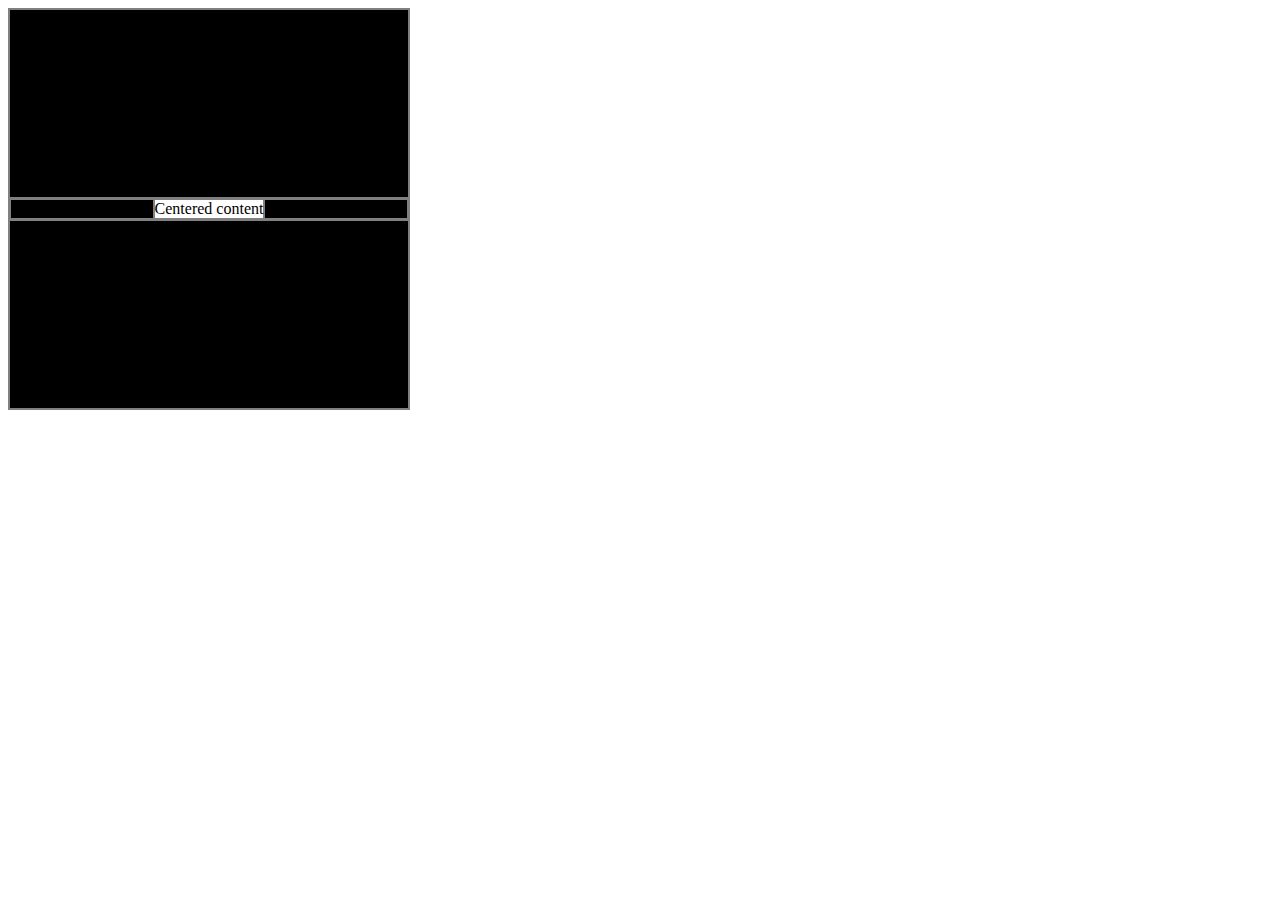
<file: week3_working_files/flexbox-examples/centering-element-inside-page/index.html>
<!DOCTYPE html>
<html lang="en">
  <head>

  <!-- For this case, the easiest thing to do is create two flexible boxes, one inside another. Each flexbox will have three elements: two of them pad the centered element, and then the centered element itself. -->
    <style>
    	.vertical-box {
		  display: flex;
		  height: 400px;
		  width: 400px;
		  flex-flow: column;
		}
		.horizontal-box {
		  display: flex;
		  flex-flow: row;
		}
		.spacer {
		  flex: auto;
		  background-color: black;
		}
		.centered-element {
		  flex: none;
		  background-color: white;
		}
		div {
			border: 1px solid gray;
		}
    </style>
  </head>
  <body>
  	<div class="vertical-box">
	  <div class="spacer"></div>
	  <div class="centered-element horizontal-box">
	    <div class="spacer"></div>
	    <div class="centered-element">Centered content</div>
	     <div class="spacer"></div>
	  </div>
	  <div class="spacer"></div>
	</div>
  </body>
</html>
</file>
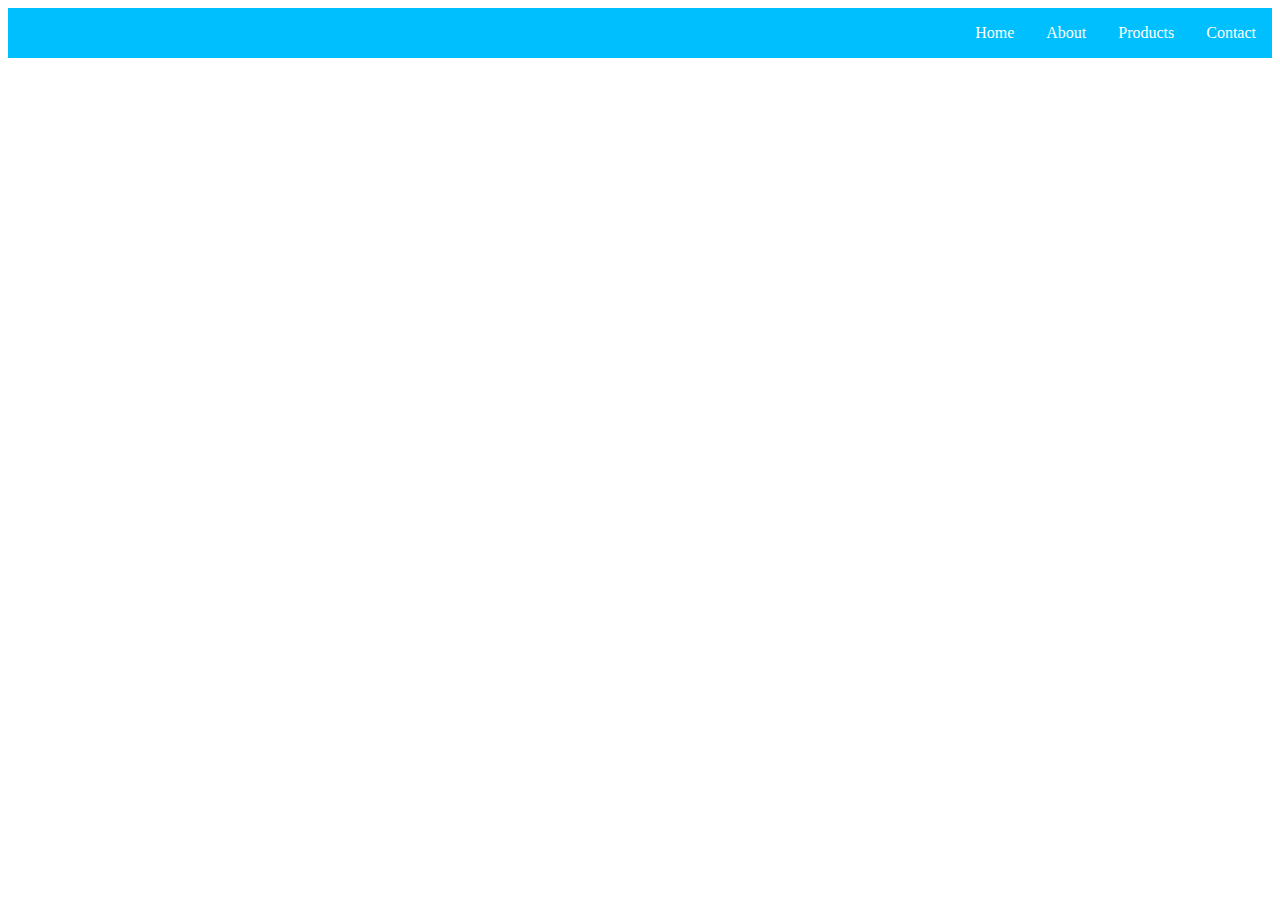
<file: week3_working_files/flexbox-examples/dynamic-top-nav/index.html>
<!DOCTYPE html>
<html lang="en">
  <head>
  <!-- a right-aligned navigation on the very top of our website, but we want it to be centered on medium-sized screens and single-columned on small devices -->
    <style>
    	.navigation {
		  list-style: none;
		  margin: 0;

		  background: deepskyblue;

		  display: -webkit-box;
		  display: -moz-box;
		  display: -ms-flexbox;
		  display: -webkit-flex;
		  display: flex;

		  -webkit-flex-flow: row wrap;
		  justify-content: flex-end;
		}

		.navigation a {
		  text-decoration: none;
		  display: block;
		  padding: 1em;
		  color: white;
		}

		.navigation a:hover {
		  background: linear-gradient(
        rgba(0, 0, 0, 0.2) 70%,
        rgba(0, 191, 255, 1)
      )
		}

		@media all and (max-width: 800px) {
		  .navigation {
		    justify-content: space-around;
		  }
		}

		@media all and (max-width: 600px) {
		  .navigation {
		    -webkit-flex-flow: column wrap;
		    flex-flow: column wrap;
		    padding: 0;
		  }

		  .navigation a {
		    text-align: center;
		    padding: 10px;
		    border-top: 1px solid rgba(255,255,255,0.3);
		    border-bottom: 1px solid rgba(0,0,0,0.1);
		  }


		  .navigation li:last-of-type a {
		    border-bottom: none;
		  }
		}
    </style>
  </head>
  <body>
  	<ul class="navigation">
	  <li><a href="#">Home</a></li>
	  <li><a href="#">About</a></li>
	  <li><a href="#">Products</a></li>
	  <li><a href="#">Contact</a></li>
	</ul>
  </body>
</html>
</file>
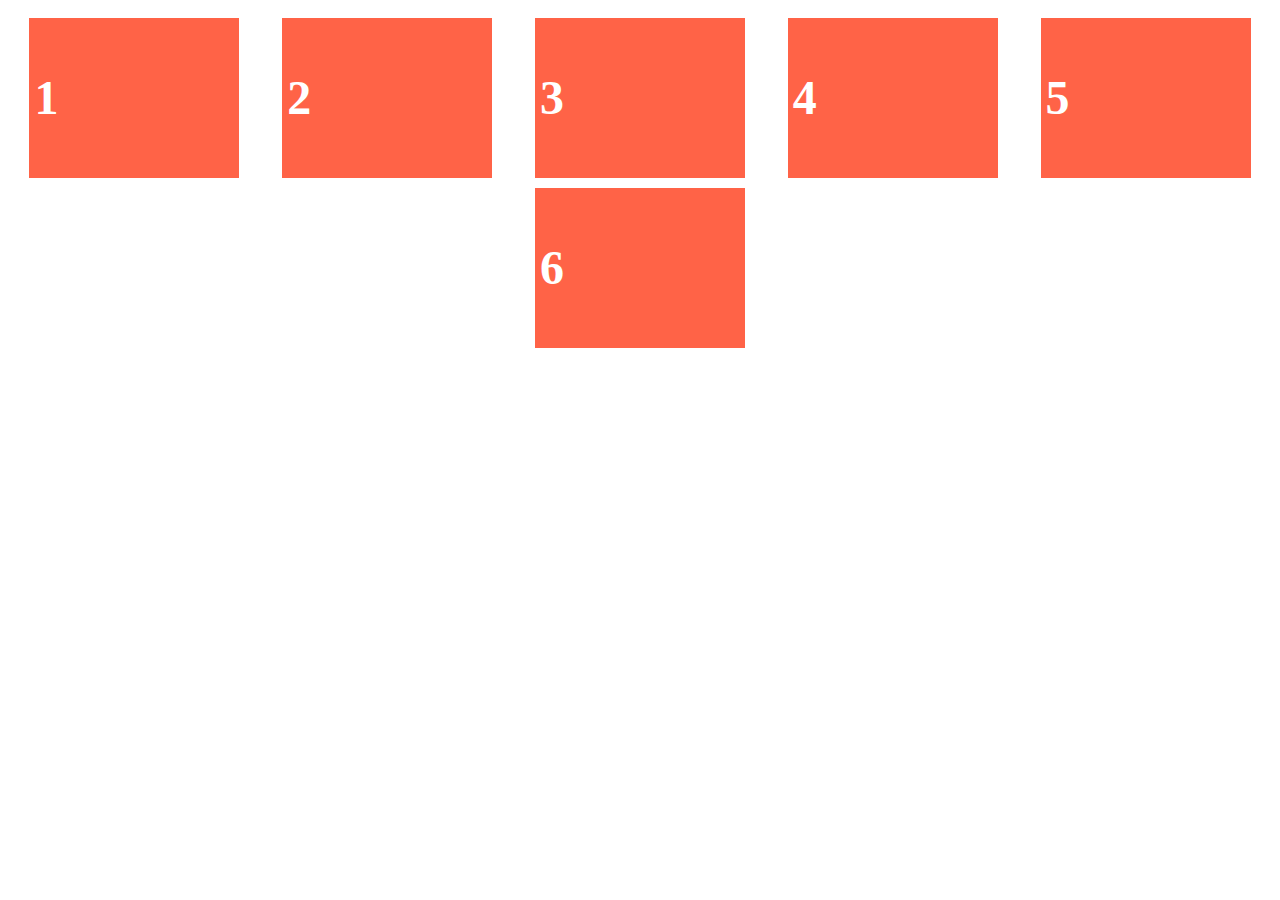
<file: week3_working_files/flexbox-examples/even-horiz-items/index.html>
<!DOCTYPE html>
<html lang="en">
  <head>
  <!-- a list of 6 items, all with a fixed dimensions in a matter of aesthetics but they could be auto-sized. We want them to be evenly and nicely distributed on the horizontal axis so that when we resize the browser, everything is fine (without media queries!) -->
    <style>

    .flex-container {
		  padding: 0;
		  margin: 0;
		  list-style: none;

		  display: -webkit-box;
		  display: -moz-box;
		  display: -ms-flexbox;
		  display: -webkit-flex;
		  display: flex;

		  -webkit-flex-flow: row wrap;
		  justify-content: space-around;
		}

		.flex-item {
		  background: tomato;
		  padding: 5px;
		  width: 200px;
		  height: 150px;
		  margin: 10px 1px 0 1px;

		  line-height: 150px;
		  color: white;
		  font-weight: bold;
		  font-size: 3em;
		  text-align: center;
		  display: inline-flex;
		}

    </style>
  </head>
  <body>
  	<ul class="flex-container">
	  <li class="flex-item">1</li>
	  <li class="flex-item">2</li>
	  <li class="flex-item">3</li>
	  <li class="flex-item">4</li>
	  <li class="flex-item">5</li>
	  <li class="flex-item">6</li>
	</ul>
  </body>
</html>
</file>
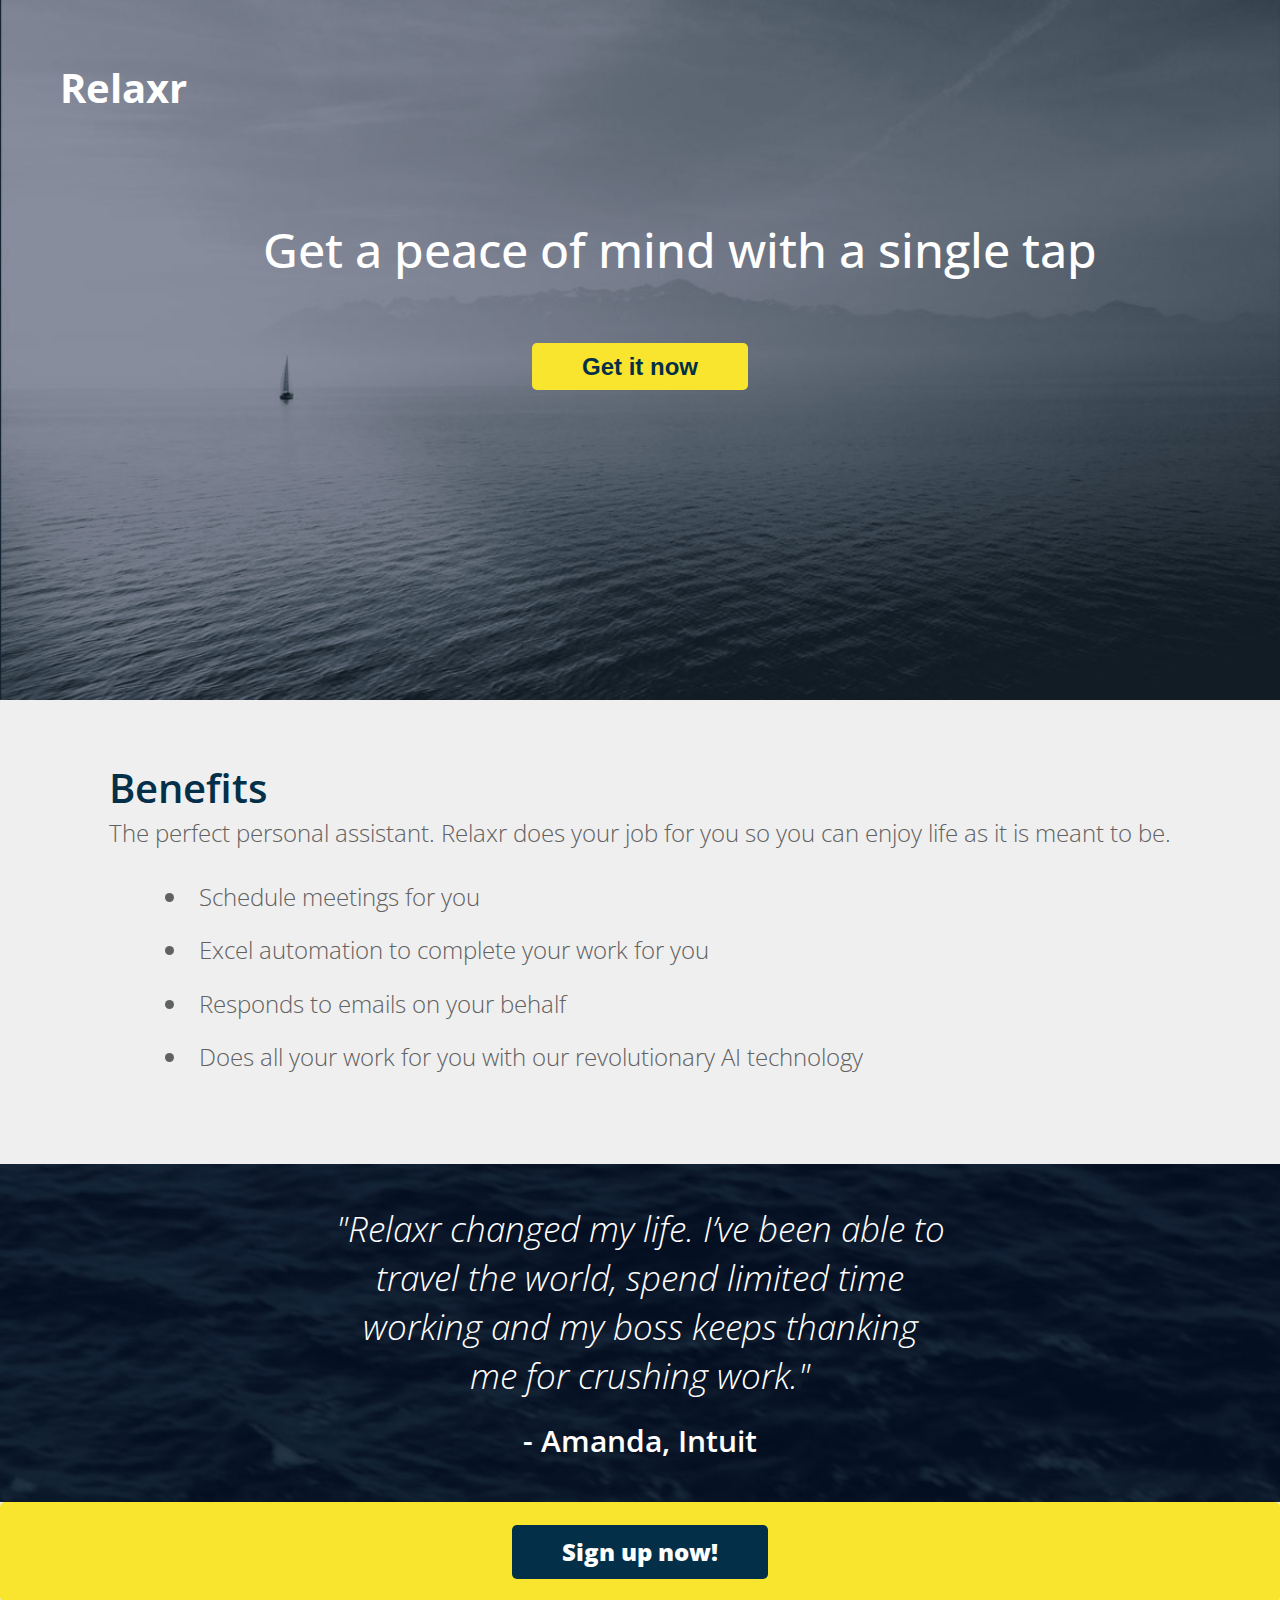
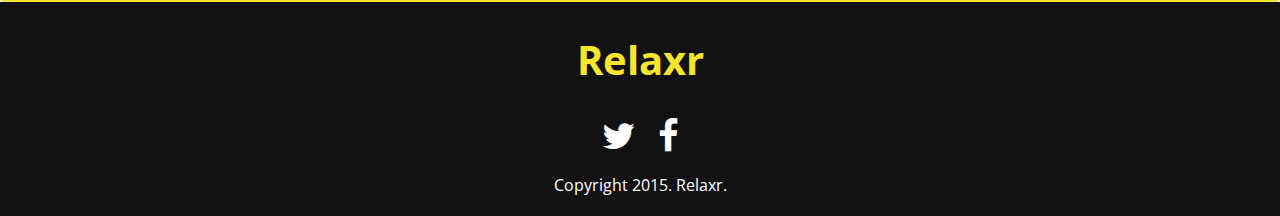
<file: week3_working_files/assignment/1.Relaxr/starter_code/index.html>
<!DOCTYPE html>
<html lang="en">

<head>
	<meta charset="utf-8">
	<meta name="description" content="Your description goes here">
	<meta name="keywords" content="one, two, three">

	<title>Relaxr - The Perfect Personal Assistant</title>

	<!-- external CSS link -->
	<link rel="stylesheet" href="css/reset.css">
	<link rel="stylesheet" href="css/style1.css">
	<link href='https://fonts.googleapis.com/css?family=Open+Sans:300,300italic,600,800' rel='stylesheet' type='text/css'>
	<link rel="stylesheet" href="http://cdnjs.cloudflare.com/ajax/libs/font-awesome/4.4.0/css/font-awesome.min.css">

</head>

<body>
	<div id="container">

		<section id="hero">
			<div id="logo">
				<h1>Relaxr</h1>
			</div>
			<article>

				<header> Get a peace of mind with a single tap</header>
				<button><a class="cta" href="http://www.google.com">Get it now</a></button>
			</article>
		</section>

		<section class="benefits">
			<article class="benefitstext">
				<h2>Benefits</h2>
				<p>
					The perfect personal assistant. Relaxr does your job for you so you can enjoy life as it is meant to be.
				<ul>
						<li>Schedule meetings for you</li>
						<li>Excel automation to complete your work for you</li>
						<li>Responds to emails on your behalf</li>
						<li>Does all your work for you with our revolutionary AI technology</li>
					</ul>
				</p>
			</article>
		</section>

		<section id="testimonial">
			<article>
				<blockquote>"Relaxr changed my life. I’ve been able to travel the world, spend limited time working and my boss keeps thanking me for crushing work."</blockquote>
				<h3>- Amanda, Intuit</h3>
			</article>
		</section>
</body>
<!-- #container -->
<div class="cta2">
	<a href="http://www.google.com">Sign up now!</a></div>

<footer>
	<div class="footerlogo">Relaxr</div>
	<div class="socialmedia">
		<ul>
			<a href="http://www.twitter.com/"><i class="fa fa-twitter fa-3x"></i></a>
			<a href="http://www.facebook.com/"><i class="fa fa-facebook fa-3x"></i></a>
		</ul>
	</div>
	<div class="footertext">Copyright 2015. Relaxr.
	</div>
</footer>
</footer></div>

</html>
</file>
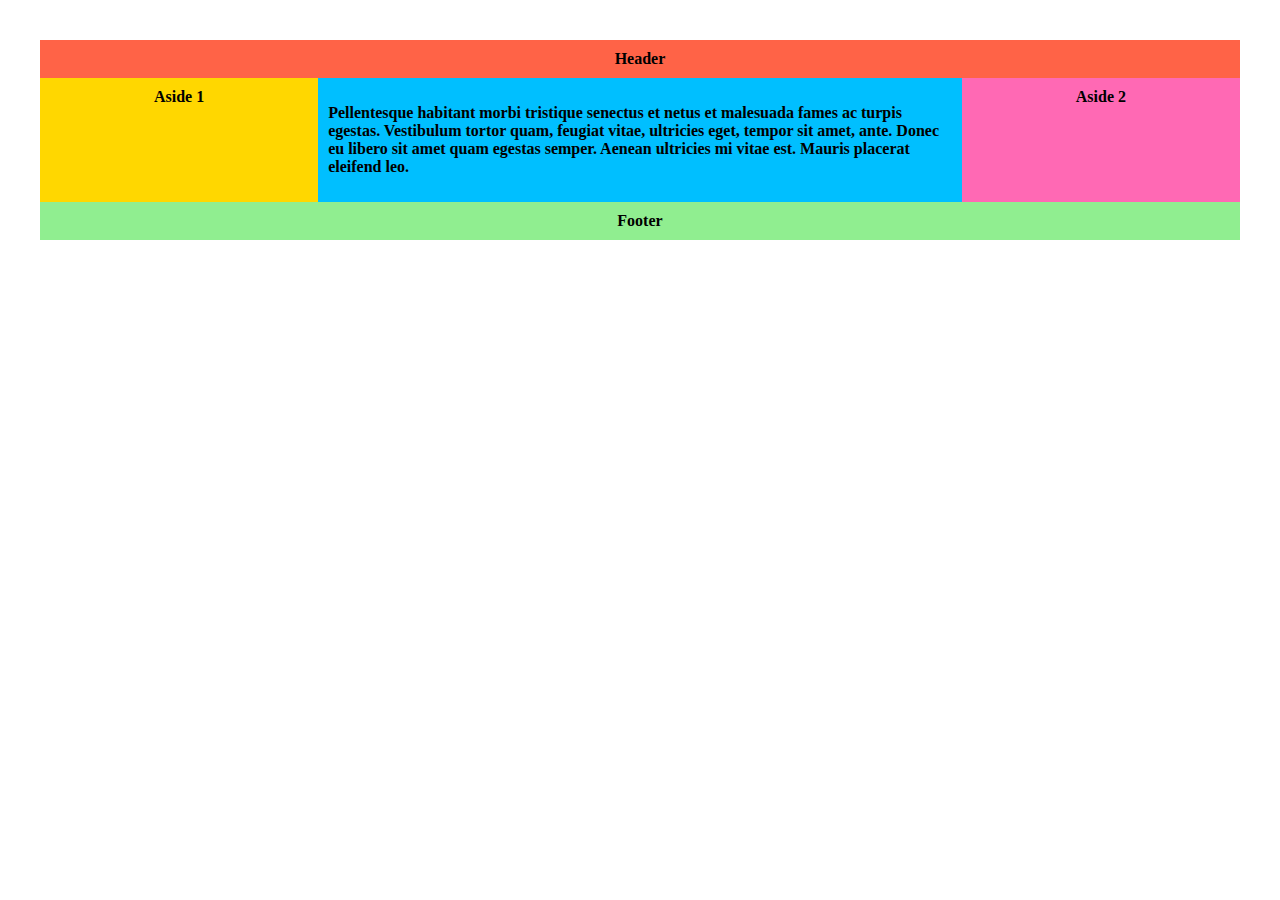
<file: week3_working_files/flexbox-examples/advanced/flexible-column-layout-with-rows/index.html>
<!DOCTYPE html>
<html lang="en">
  <head>
  <!-- a mobile-first 3-columns layout with full-width header and footer. And independent from source order utilzing the different value applications of flex-basis-->
    <style>
    	.wrapper {
		  display: -webkit-box;
		  display: -moz-box;
		  display: -ms-flexbox;
		  display: -webkit-flex;
		  display: flex;

		  -webkit-flex-flow: row wrap;
		  flex-flow: row wrap;

		  font-weight: bold;
		  text-align: center;
		}

		/*
			flex-basis is 100% which forces each item to
			be 100% of the length of a line so the elements stack
			vertically even though the flex-flow is row.
			nb flex-grow is 1 so they are evenly flexible
		*/
		.wrapper > * {
		  padding: 10px;
		  flex: 1 100%;
		}

		.header {
		  background: tomato;
		}

		.footer {
		  background: lightgreen;
		}

		.main {
		  text-align: left;
		  background: deepskyblue;
		}

		.aside-1 {
		  background: gold;
		}

		.aside-2 {
		  background: hotpink;
		}

		/*
			this makes the asides always have flex-grow: 1; for all layouts >= 600px
			with flex-basis: auto; meaning that
			the remaining space will always be distributed to
			other elements with a greater flex-grow (e.g. 100%).
		*/
		@media all and (min-width: 600px) {
		  .aside { flex: 1 auto; }
		}

		/*
			this resets the order of the items for all layouts >= 800px
			with the order of one of the asides moving before the main.
			the main is then taking a flex-grow of 3, with a flex-basis: 0px;
			so that the space distribution always happens between itself and the
			auto-basis-spacing of the asides either side of it.
			the header and footer consistently stay at 100% length on seperate lines.
		*/
		@media all and (min-width: 800px) {
		  .main    { flex: 3 0px; }
		  .aside-1 { order: 1; }
		  .main    { order: 2; }
		  .aside-2 { order: 3; }
		  .footer  { order: 4; }
		}

		body {
		  padding: 2em;
		}

    </style>
  </head>
  <body>
  <div class="wrapper">
	  <header class="header">Header</header>
	  <article class="main">
	    <p>Pellentesque habitant morbi tristique senectus et netus et malesuada fames ac turpis egestas. Vestibulum tortor quam, feugiat vitae, ultricies eget, tempor sit amet, ante. Donec eu libero sit amet quam egestas semper. Aenean ultricies mi vitae est. Mauris placerat eleifend leo.</p>
	  </article>
	  <aside class="aside aside-1">Aside 1</aside>
	  <aside class="aside aside-2">Aside 2</aside>
	  <footer class="footer">Footer</footer>
	</div>
  </body>
</html>
</file>
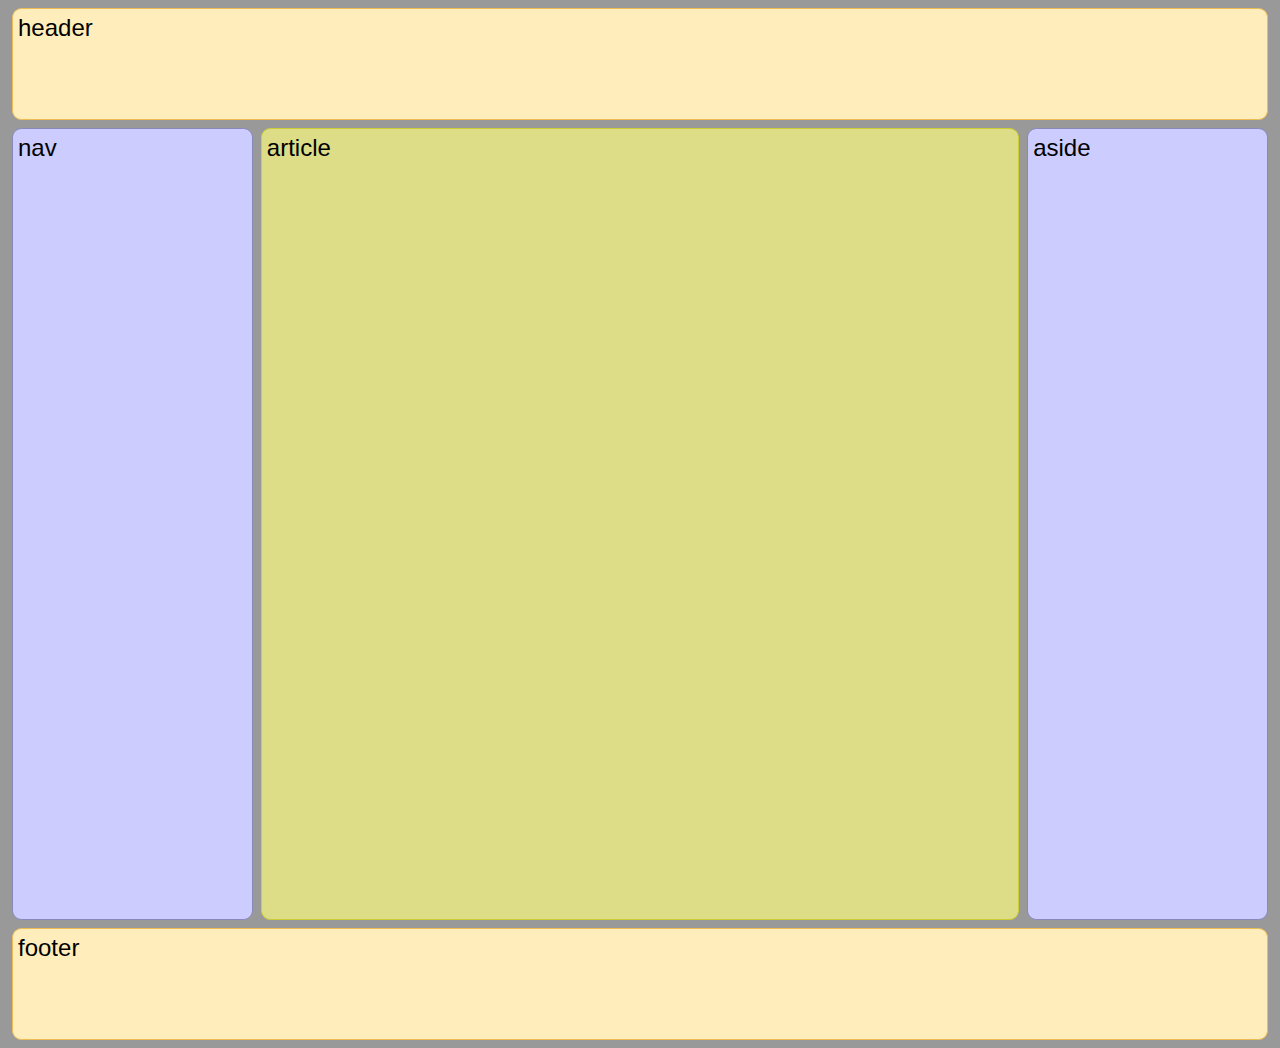
<file: week3_working_files/flexbox-examples/advanced/holy-grail-layout/index.html>
<!DOCTYPE html>
<html lang="en">
  <head>
    <style>

  body {
   font: 24px Helvetica;
   background: #999999;
  }

  #main {
   min-height: 800px;
   margin: 0px;
   padding: 0px;
   display: -webkit-flex;
   display:         flex;
   -webkit-flex-flow: row;
           flex-flow: row;
   }
 
  #main > article {
   margin: 4px;
   padding: 5px;
   border: 1px solid #cccc33;
   border-radius: 7pt;
   background: #dddd88;
   -webkit-flex: 3 1 60%;
           flex: 3 1 60%;
   -webkit-order: 2;
           order: 2;
   }
  
  #main > nav {
   margin: 4px;
   padding: 5px;
   border: 1px solid #8888bb;
   border-radius: 7pt;
   background: #ccccff;
   -webkit-flex: 1 6 20%;
           flex: 1 6 20%;
   -webkit-order: 1;
           order: 1;
   }
  
  #main > aside {
   margin: 4px;
   padding: 5px;
   border: 1px solid #8888bb;
   border-radius: 7pt;
   background: #ccccff;
   -webkit-flex: 1 6 20%;
           flex: 1 6 20%;
   -webkit-order: 3;
           order: 3;
   }
 
  header, footer {
   display: block;
   margin: 4px;
   padding: 5px;
   min-height: 100px;
   border: 1px solid #eebb55;
   border-radius: 7pt;
   background: #ffeebb;
   }
 
  /* Too narrow to support three columns */
  @media all and (max-width: 640px) {
  
   #main, #page {
    -webkit-flex-flow: column;
            flex-direction: column;
   }

   #main > article, #main > nav, #main > aside {
    /* Return them to document order */
    -webkit-order: 0;
            order: 0;
   }
  
   #main > nav, #main > aside, header, footer {
    min-height: 50px;
    max-height: 50px;
   }
  }

 </style>
  </head>
  <body>
 <header>header</header>
 <div id='main'>
    <article>article</article>
    <nav>nav</nav>
    <aside>aside</aside>
 </div>
 <footer>footer</footer>
  </body>
</html>
</file>
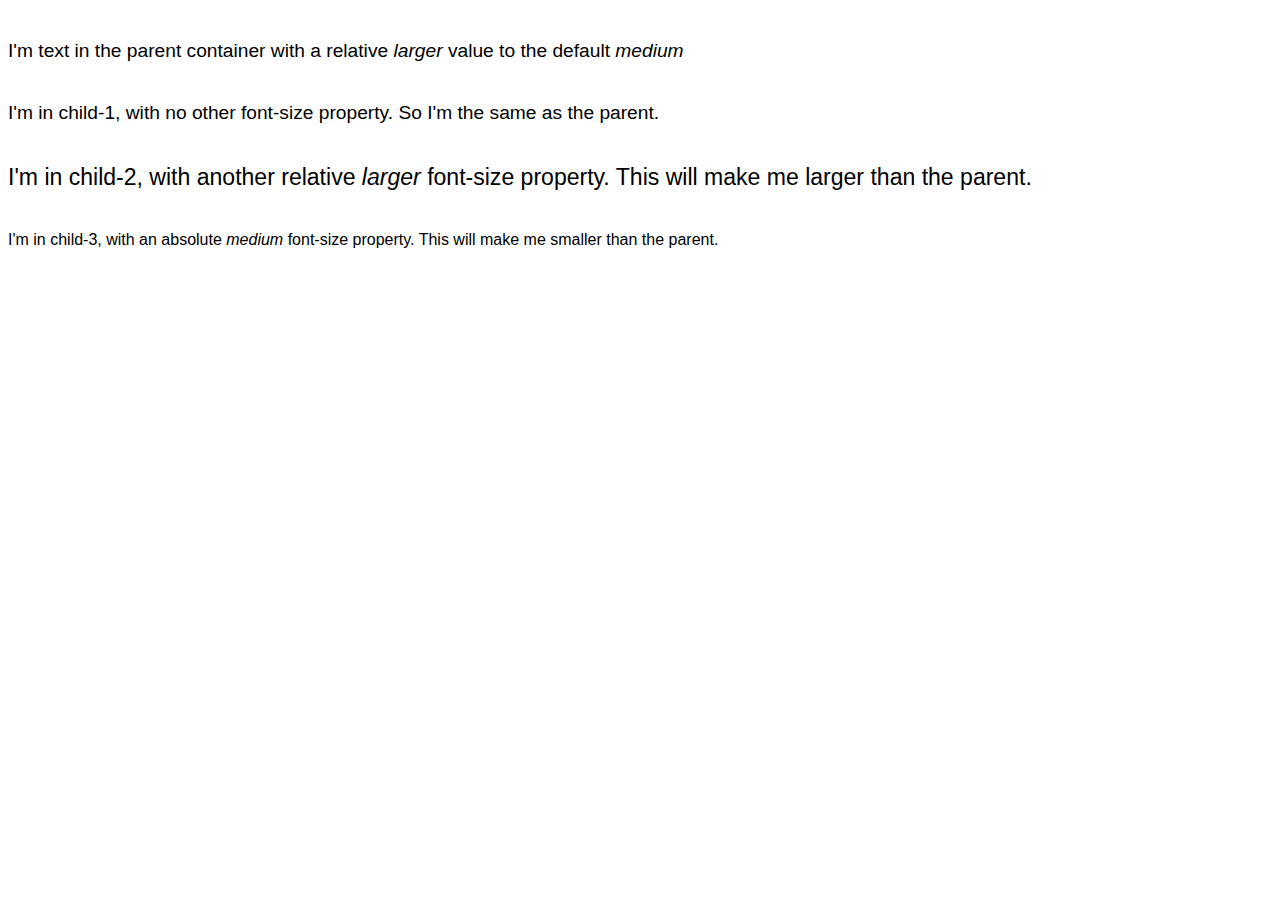
<file: week3_working_files/font-keywords/page.html>
<!DOCTYPE html>
<html>

<head>
  <title>Font sizes</title>
  <link rel="stylesheet" type="text/css" href="page.css">
</head>

<body>

  <div class="parent">
    I'm text in the parent container with a relative <em>larger</em> value to the default <em>medium</em>

    <div class="child-1">
      I'm in child-1, with no other font-size property. So I'm the same as the parent.
    </div>

    <div class="child-2">
      I'm in child-2, with another relative <em>larger</em> font-size property. This will make me larger than the parent.
    </div>

    <div class="child-3">
      I'm in child-3, with an absolute <em>medium</em> font-size property. This will make me smaller than the parent.
    </div>

  </div>

</body>

</html>
</file>
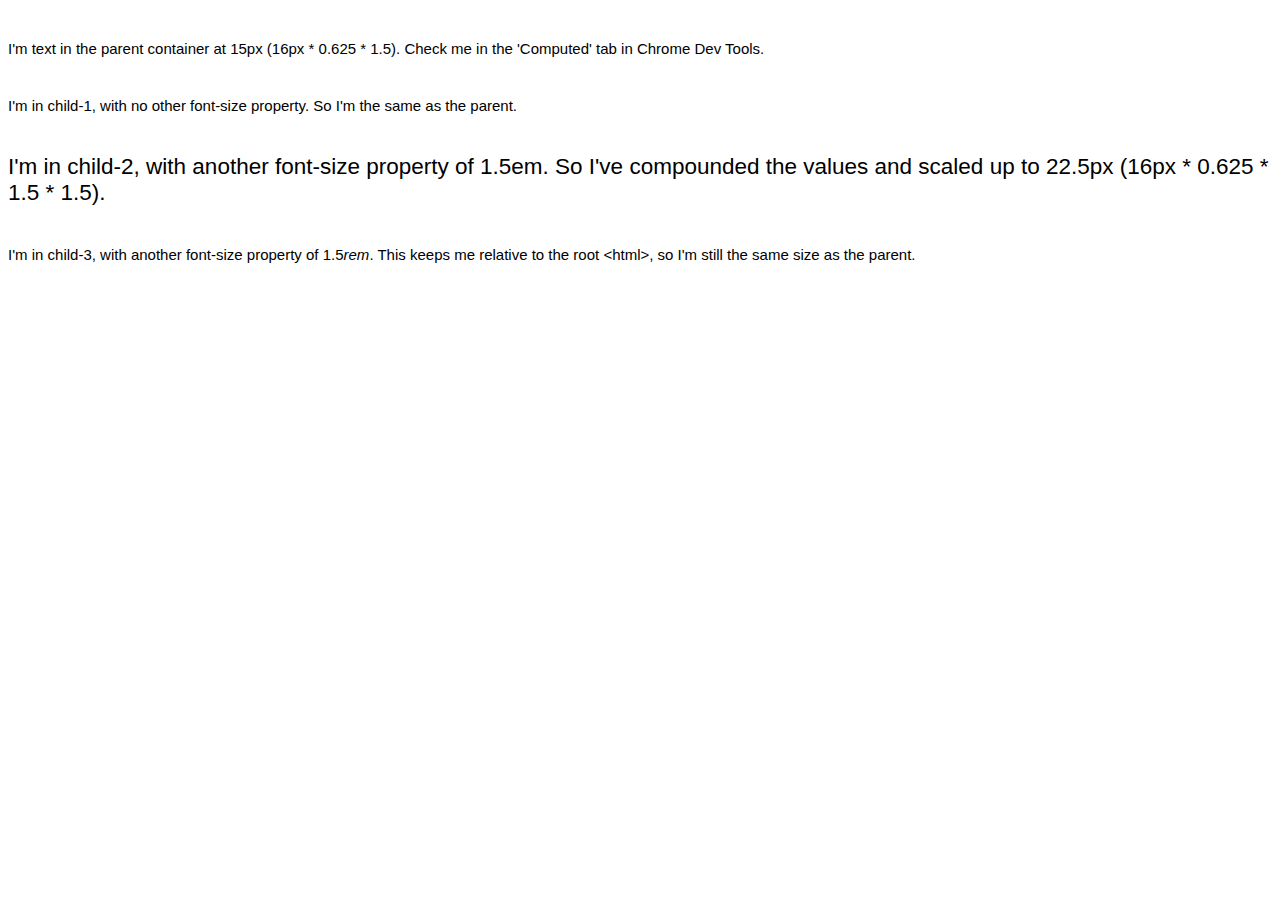
<file: week3_working_files/font-sizes/page.html>
<!DOCTYPE html>
<html>

<head>
  <title>Font sizes</title>
  <link rel="stylesheet" type="text/css" href="page.css">
</head>

<body>

  <div class="parent">
    I'm text in the parent container at 15px (16px * 0.625 * 1.5). Check me in the 'Computed' tab in Chrome Dev Tools.

    <div class="child-1">
      I'm in child-1, with no other font-size property. So I'm the same as the parent.
    </div>

    <div class="child-2">
      I'm in child-2, with another font-size property of 1.5em. So I've compounded the values and scaled up to 22.5px (16px * 0.625 * 1.5 * 1.5).
    </div>

    <div class="child-3">
      I'm in child-3, with another font-size property of 1.5<em>rem</em>. This keeps me relative to the root &lt;html&gt;, so I'm still the same size as the parent.
    </div>

  </div>

</body>

</html>
</file>
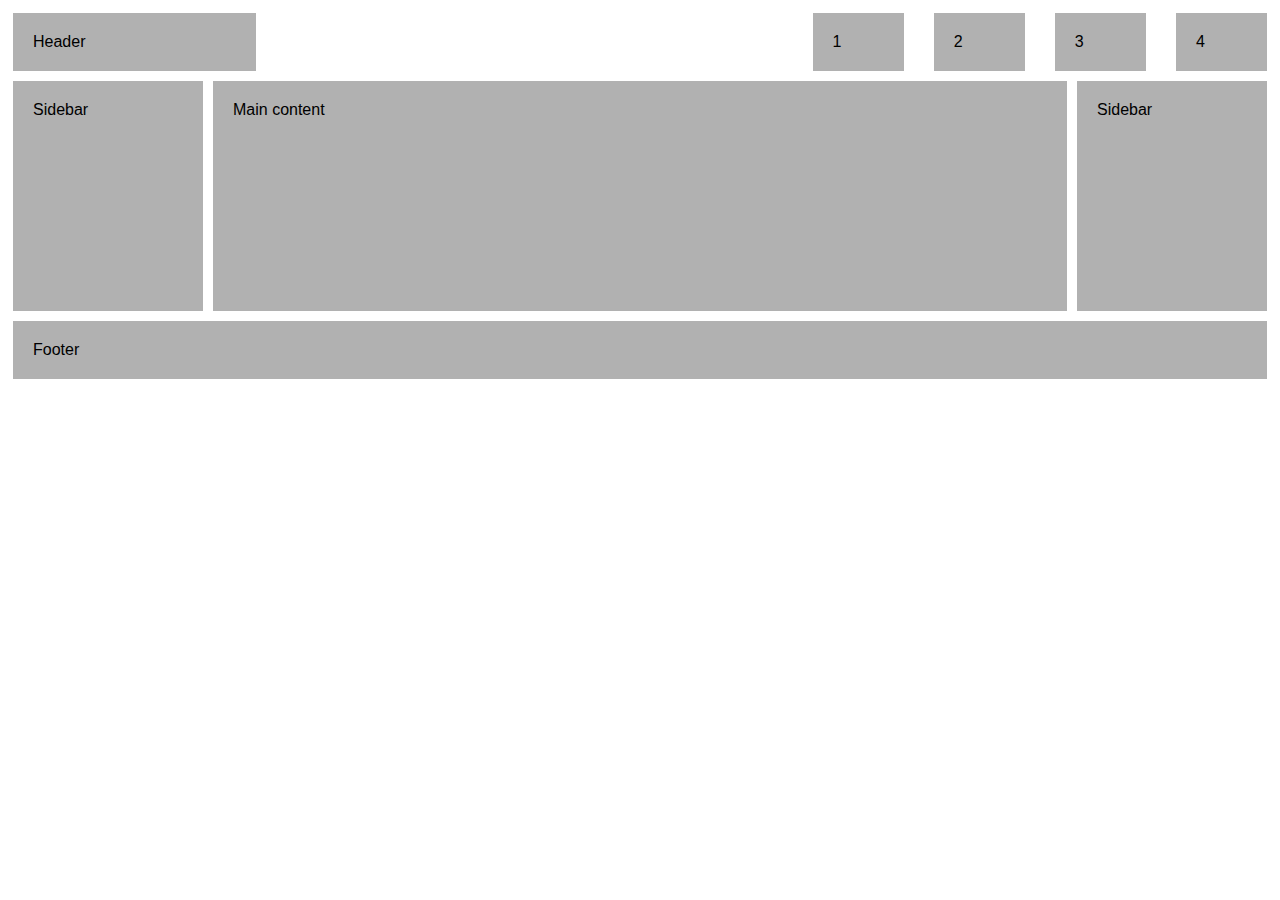
<file: week3_working_files/layout_challenge/5.magazine/page.html>
<!DOCTYPE html>
<html>

<head>
  <title>Flexbox or inline columns layout</title>
  <link rel="stylesheet" type="text/css" href="page.css">
  <script src="modernizr-custom.js" type="text/javascript"></script>
</head>

<body>
  <header>
    <div class="placeholder">Header</div>
<nav><a>1</a>
<a>2</a>
<a>3</a>
<a>4</a>
</nav>
  </header>

  <main>

    <section class="sidebar placeholder">Sidebar</section>
    <section class="content placeholder">Main content</section>
    <section class="sidebar placeholder">Sidebar</section>
  </main>

  <footer>
  Footer
  </footer>
</body>

</html>
</file>
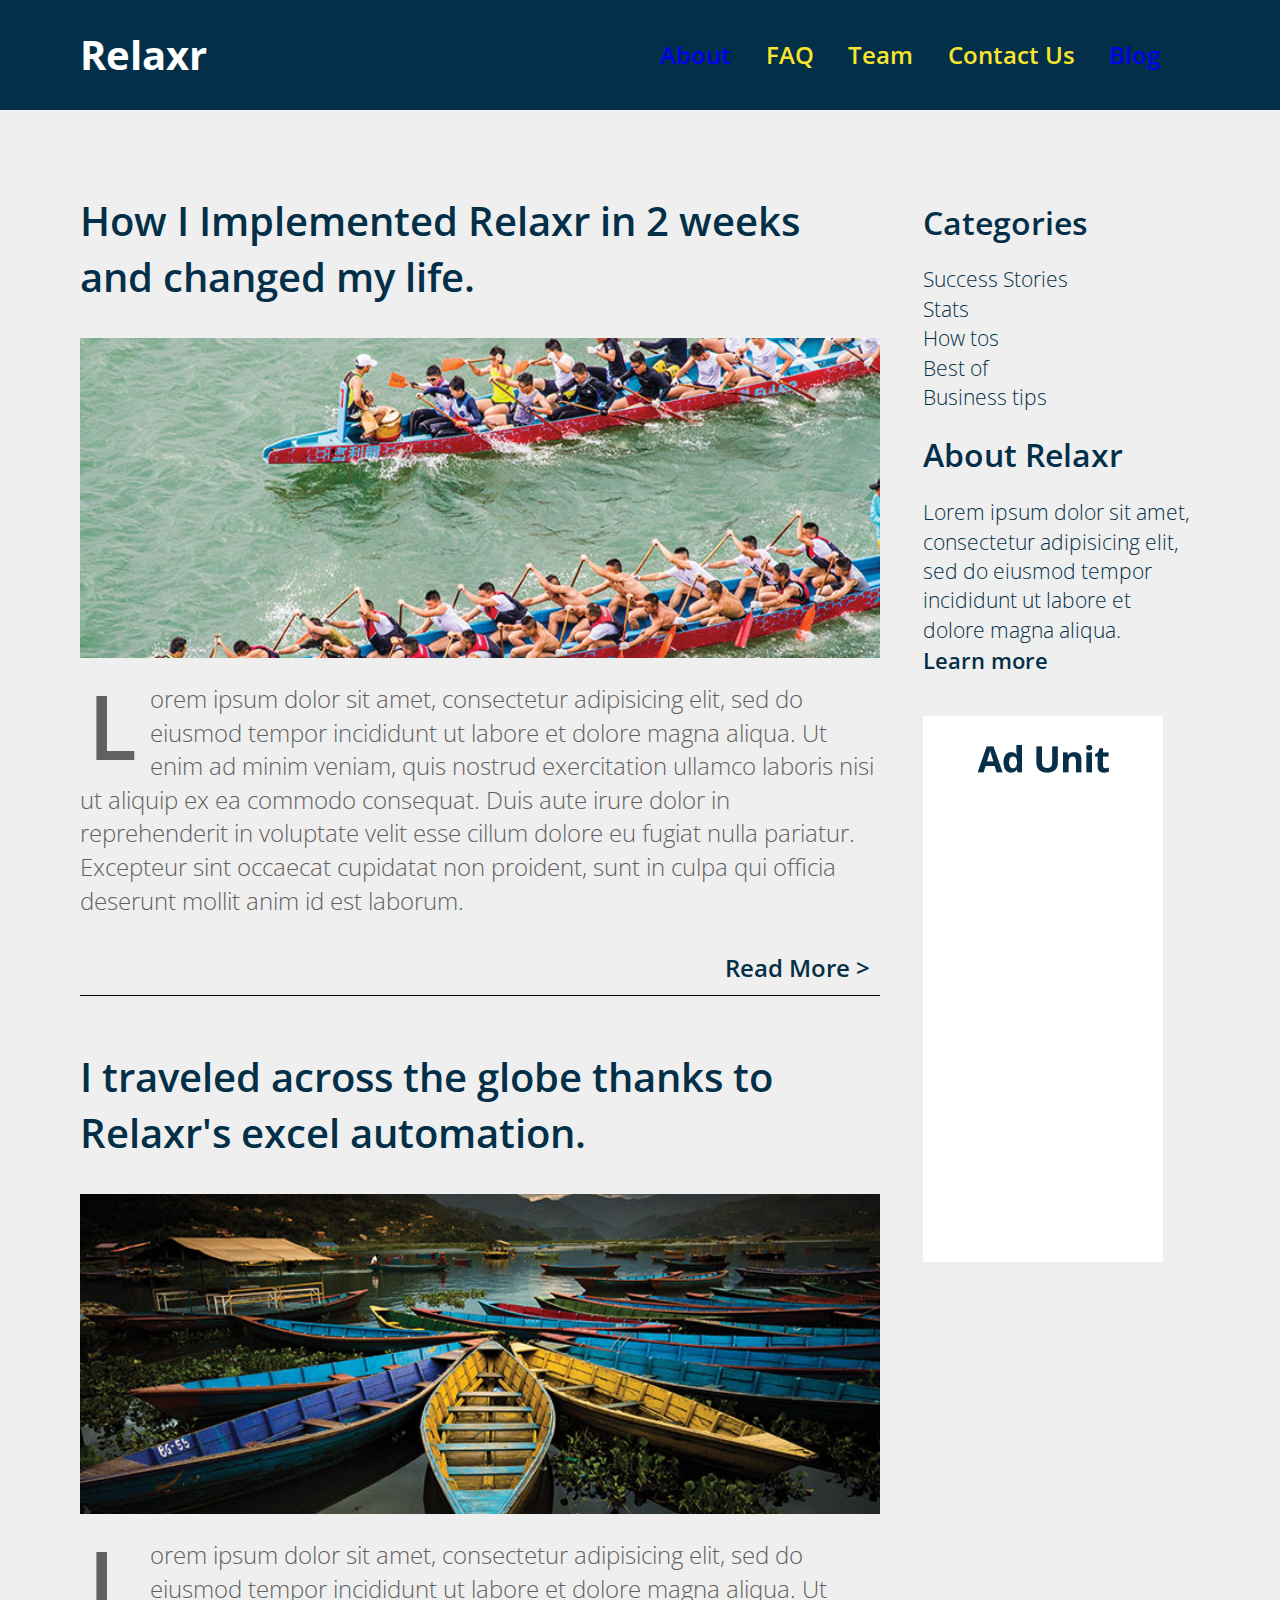
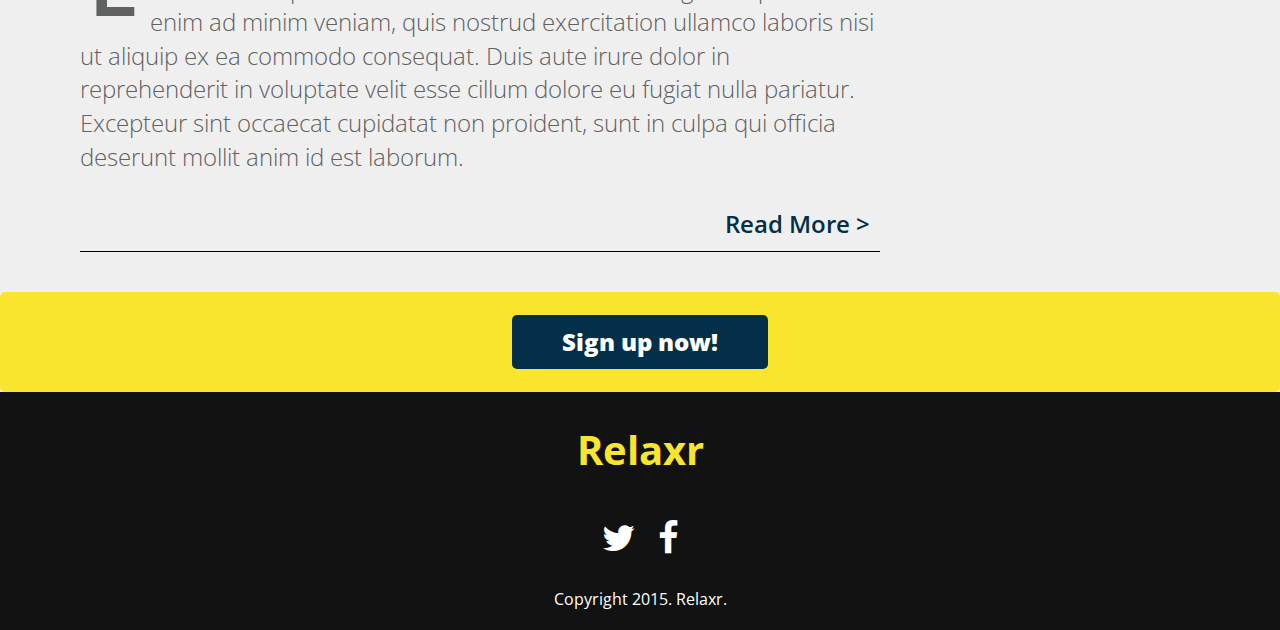
<file: week3_working_files/assignment/1.Relaxr/starter_code/blog.html>
<!DOCTYPE html>
<html lang="en">

<head>
	<meta charset="utf-8">
	<meta name="description" content="Your description goes here">
	<meta name="keywords" content="one, two, three">

	<title>Relaxr - Blog</title>

	<!-- external CSS link -->
	<link rel="stylesheet" href="css/reset.css">
	<link rel="stylesheet" href="css/normalize.css">
	<link rel="stylesheet" href="css/style1.css">
	<link href='https://fonts.googleapis.com/css?family=Open+Sans:300,300italic,600,800' rel='stylesheet' type='text/css'>
	<link rel="stylesheet" href="http://cdnjs.cloudflare.com/ajax/libs/font-awesome/4.4.0/css/font-awesome.min.css">

</head>

<body>
	<nav>
			<h1>Relaxr</h1>

		<ul>
			<a href="index.html">About</a>
			<a>FAQ</a>
			<a>Team</a>
			<a>Contact Us</a>
			<a href="blog.html">Blog</a>
		</ul>
	</nav>

		<div class="posts">
			<section class="blogpost">
				<article>

						<h2> How I Implemented Relaxr in 2 weeks and changed my life.</h2>


					<img src="blog_photo1.jpg">
					<p>
						<span>L</span>orem ipsum dolor sit amet, consectetur adipisicing elit, sed do eiusmod tempor incididunt ut labore et dolore magna aliqua. Ut enim ad minim veniam, quis nostrud exercitation ullamco laboris nisi ut aliquip ex ea commodo consequat. Duis
						aute irure dolor in reprehenderit in voluptate velit esse cillum dolore eu fugiat nulla pariatur. Excepteur sint occaecat cupidatat non proident, sunt in culpa qui officia deserunt mollit anim id est laborum.</p>
					<div class="readmore"><a> Read More ></a></div>

				</article>
			</section>

			<section class="blogpost">
				<article>

						<h2> I traveled across the globe thanks to Relaxr's excel automation.</h2>

					<img src="blog_photo2.jpg">
					<p><span>L</span>orem ipsum dolor sit amet, consectetur adipisicing elit, sed do eiusmod tempor incididunt ut labore et dolore magna aliqua. Ut enim ad minim veniam, quis nostrud exercitation ullamco laboris nisi ut aliquip ex ea commodo consequat. Duis aute irure
						dolor in reprehenderit in voluptate velit esse cillum dolore eu fugiat nulla pariatur. Excepteur sint occaecat cupidatat non proident, sunt in culpa qui officia deserunt mollit anim id est laborum.</p>
					<div class="readmore"><a> Read More ></a></div>
				</article>
			</section>
		</div>
		<aside>
			<section class="sidenav">
				<ul>
					<h4>Categories</h4>
					<a>Success Stories</a>
					<a>Stats</a>
					<a>How tos</a>
					<a>Best of</a>
					<a>Business tips</a>
				</ul>
			</section>

			<section class="sidenav">

					<h4>About Relaxr</h4>
					<p>Lorem ipsum dolor sit amet, consectetur adipisicing elit, sed do eiusmod tempor incididunt ut labore et dolore magna aliqua.
			<a href="index.html">Learn more</a></p>
			</section>

			<section class="sidenav">
				<img src="ad-unit.png">
			</section>
		</aside>


	<div class="cta2">
		<a href="http://www.google.com">Sign up now!</a></div>

	<footer>
		<div class="footerlogo">Relaxr</div>
		<div class="socialmedia">
			<ul>
				<a href="http://www.twitter.com/"><i class="fa fa-twitter fa-3x"></i></a>
				<a href="http://www.facebook.com/"><i class="fa fa-facebook fa-3x"></i></a>
			</ul>
		</div>
		<div class="footertext">Copyright 2015. Relaxr.
		</div>
	</footer>
	</footer>


	<!-- #container -->
</body>

</html>
</file>
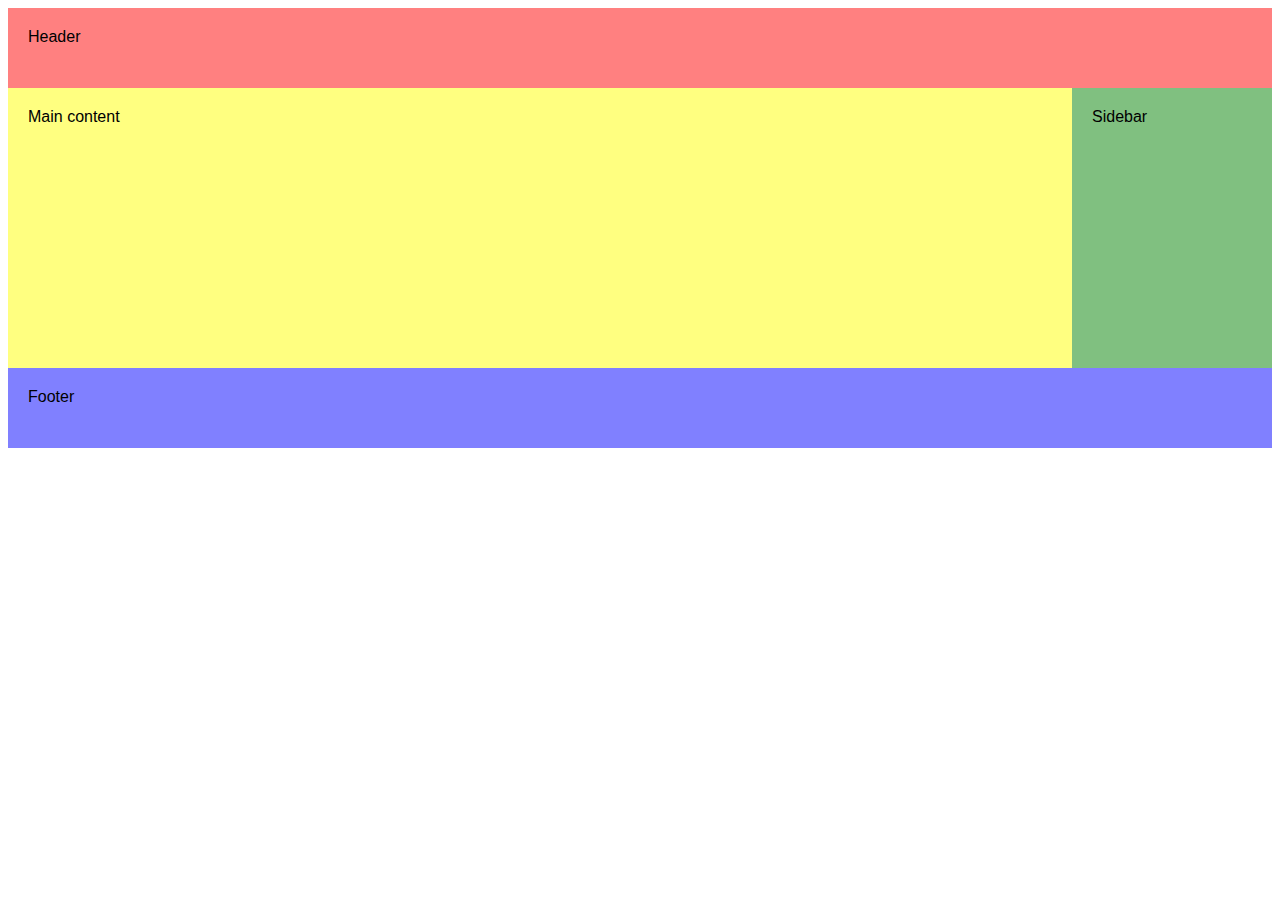
<file: week3_working_files/layout_challenge/1.two-column/flexbox-columns/page.html>
<!DOCTYPE html>
<html>

<head>
  <title>Flexbox layout</title>
  <link rel="stylesheet" type="text/css" href="page.css">
</head>

<body>
  <header>
    <div class="placeholder">Header</div>
  </header>

  <main>
    <section class="content">
      <div class="placeholder">Main content</div>
    </section>
    <section class="sidebar">
      <div class="placeholder">Sidebar</div>
    </section>
  </main>

  <footer>
    <div class="placeholder">Footer</div>
  </footer>
</body>

</html>
</file>
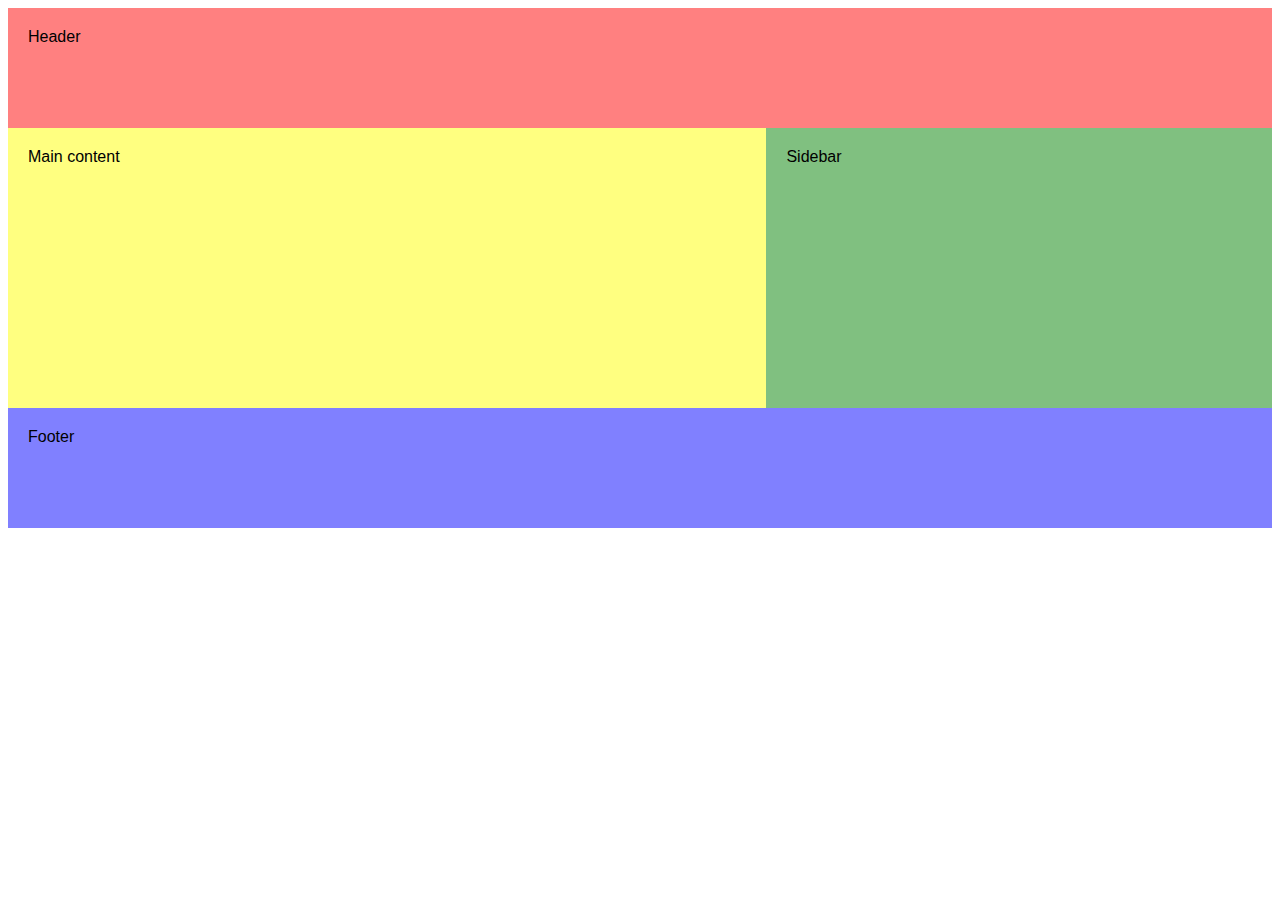
<file: week3_working_files/layout_challenge/1.two-column/float-columns/page.html>
<!DOCTYPE html>
<html>

<head>
  <title>Float layout</title>
  <link rel="stylesheet" type="text/css" href="page.css">
</head>

<body>
  <header>
    <div class="placeholder">Header</div>
  </header>
  <section class="content">
    <div class="placeholder">Main content</div>
  </section>
  <section class="sidebar">
    <div class="placeholder">Sidebar</div>
  </section>
  <footer>
    <div class="placeholder">Footer</div>
  </footer>
</body>

</html>
</file>
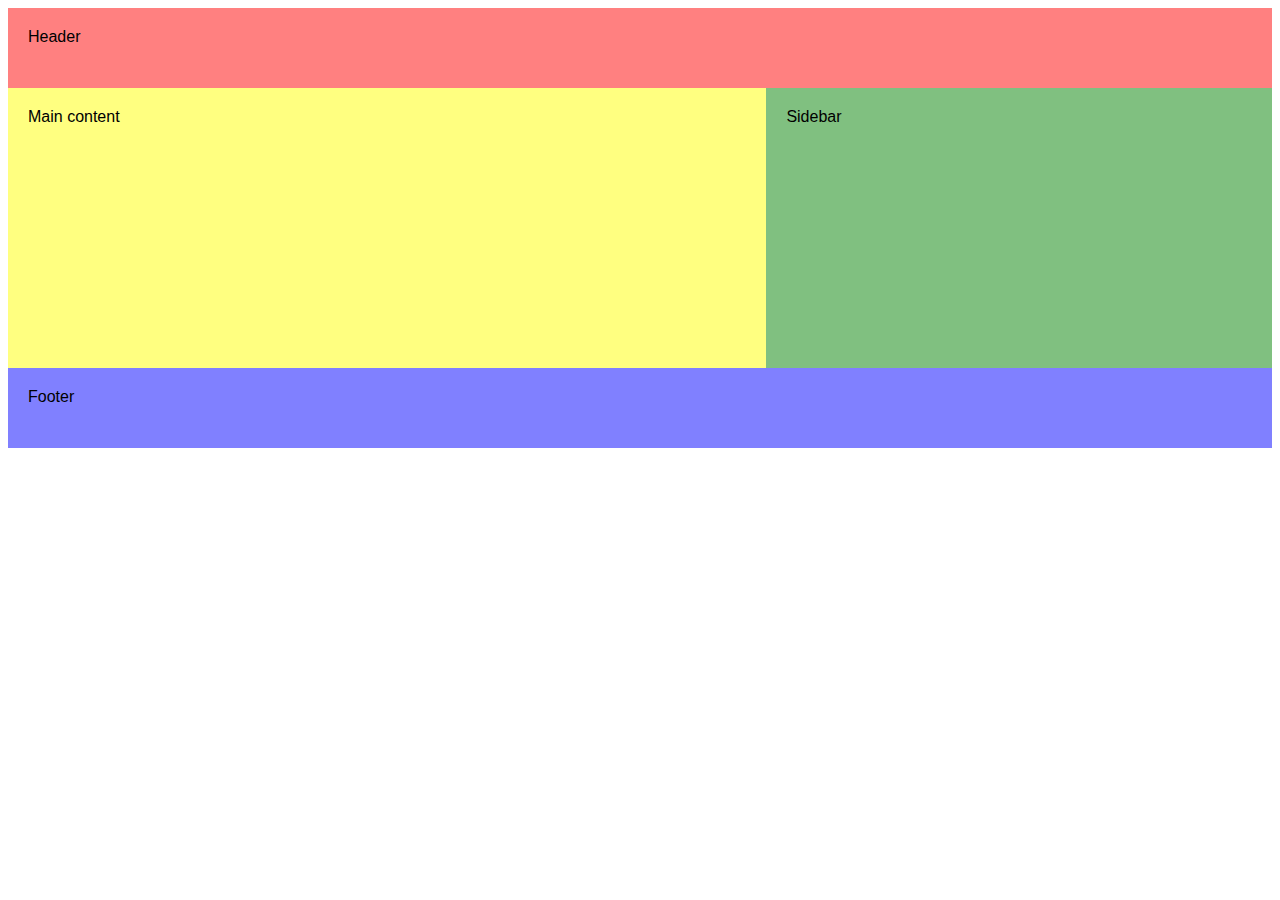
<file: week3_working_files/layout_challenge/1.two-column/inline-columns/page.html>
<!DOCTYPE html>
<html>

<head>
  <title>Inline layout</title>
  <link rel="stylesheet" type="text/css" href="page.css">
</head>

<body>
  <header>
    <div class="placeholder">Header</div>
  </header>

  <main>
    <section class="content">
      <div class="placeholder">Main content</div>
    </section>
    <section class="sidebar">
      <div class="placeholder">Sidebar</div>
    </section>
  </main>

  <footer>
    <div class="placeholder">Footer</div>
  </footer>
</body>

</html>
</file>
<file: week3_working_files/assignment/1.Relaxr/starter_code/css/style1.css>
/*
Project Name: Blank Template
Client: Your Client
Author: Your Name
Developer @GA in NYC
*/


/******************************************
/* SETUP
/*******************************************/


/* Box Model Hack */

* {
  -moz-box-sizing: border-box;
  /* Firexfox */
  -webkit-box-sizing: border-box;
  /* Safari/Chrome/iOS/Android */
  box-sizing: border-box;
  /* IE */
  margin: 0;
  padding: 0;
}

/* Clear fix hack */

.clearfix:after {
  content: ".";
  display: block;
  clear: both;
  visibility: hidden;
  line-height: 0;
  height: 0;
}
.clear {
  clear: both;
}
.alignright {
  float: right;
  padding: 0 0 10px 10px;
  /* note the padding around a right floated image */
}
.alignleft {
  float: left;
  padding: 0 10px 10px 0;
  /* note the padding around a left floated image */
}

/******************************************
/* BASE STYLES
/*******************************************/

body {
  color: #000;
  font-size: 12px;
  line-height: 1.4;
  font-family: 'Open Sans', sans-serif;
    background-color: #f0efef;
}

/******************************************
/* LAYOUT
/*******************************************/


/* Center the container */

#container {
  width: 100%;
  margin: auto;
}
#hero {
  width: 100%;
  margin: auto;
  height: 700px;
  background: url(../images/header_bg.jpg) no-repeat center top rgb(134, 141, 157);
  background-size: cover;
}
#logo {
  padding-left: 60px;
  padding-top: 60px;
}

h1 {
  font-size: 40px;
  font-weight: 700;
  color: #ffffff;
}
header {
  font-size: 48px;
  font-weight: 500;
  color: #ffffff;
  text-align: center;
  margin-left: 80px;
  margin-top: 100px;
  margin-bottom: 70px;
}
nav {
  background-color: #033048;
  color: #ffffff;
  padding-right: 120px;
  padding-left: 80px;
  display: flex;
  flex-direction: row;
  align-items: center;
  justify-content: space-between;
}
nav ul {
  color: #f9e42e;
  font-size: 22px;
  font-weight: 600;
  width: 500px;
  display: flex;
  justify-content: space-between;
}

nav ul a:hover{
  text-decoration: underline;
}

.cta {
  font-weight: 800;
  font-size: 24px;
  color: #033048;
  text-align: center;
  background-color: #f9e42e;
  padding-top: 10px;
  padding-bottom: 10px;
  padding-right: 50px;
  padding-left: 50px;
  border-radius: 5px;
}
button {
  text-align: center;
  margin: auto;
  border: none;
  display: block;
  background-color: inherit;
}
.cta2 {
  font-weight: 800;
  font-size: 24px;
  color: #ffffff;
  text-align: center;
  background-color: #033048;
  padding-top: 10px;
  padding-bottom: 10px;
  padding-right: 50px;
  padding-left: 50px;
  border-radius: 5px;
  display: block;
  margin-top: 20px;
  margin: 20px;
}
a {
  text-decoration: none;
  text-align: center;
}
.benefits {
  width: 100%;
  padding: 60px;
  height: auto;
  display: flex;
  justify-content: space-around;
}
h2 {
  font-size: 40px;
  font-weight: 600;
  color: #033048;
  text-align: left;
}
p {
  font-size: 24px;
  font-weight: 300;
  color: #606161;
  text-align: left;
}
li {
  padding: 10px;
  list-style-type: disc;
}
.benefits ul {
  font-size: 24px;
  font-weight: 100;
  color: #606161;
  text-align: left;
  padding: 20px 0px 20px 80px;
}
h3 {
  font-size: 30px;
  font-weight: 600;
  color: #ffffff;
  text-align: center;
  padding-bottom: 40px;
}
#testimonial {
  background: url(../images/testimonial_bg.jpg) no-repeat center top rgb(134, 141, 157);
  background-size: cover;
}
blockquote {
  font-size: 35px;
  font-weight: 300;
  font-style: italic;
  color: #ffffff;
  width: 650px;
  text-align: center;
  padding: 40px 20px 20px 20px;
  margin: auto;
}

nav {
  background-color: #033048;
  color: #ffffff;
  padding-right: 120px;
  padding-left: 80px;
  display: flex;
  flex-direction: row;
  align-items: center;
  justify-content: space-between;
}
nav ul {
  color: #f9e42e;
  font-size: 24px;
  font-weight: 600;
  width: 500px;
  display: flex;
  justify-content: space-between;
  text-decoration: none;
}

nav ul a:visited {
    color: #f9e42e;
}

.posts{
  display: inline-block;
  vertical-align: top;
  margin: 30px 20px 20px 60px;
}

.blogpost {
  width: 800px;
  border-bottom: 1px;
  border-color: #000000;
  border-style: solid;
  margin: 20px;
}
p span {
  font-size: 90px;
  font-weight: 600;
  color: #606161;
  padding-right: 5px;
  float:left;
  margin: 8px;
  line-height: 70px;
}

.readmore {
  display: flex;
  align-self: flex-end;
}
article {
  display: flex;
  flex-direction: column;
  align-content: space-around;
}
article a {
  font-size: 24px;
  font-weight: 600;
  color: #033048;
  padding: 10px;
}

aside {
  margin: 50px 10px 20px 0px;
  display: inline-block;
  vertical-align: top;
  width: 270px;
}

h4 {
  font-size: 32px;
  font-weight: 600;
  color: #033048;
  margin: 20px 0px 20px 0px;
}

.sidenav p {
  font-size: 21px;
  font-weight: 100;
  color: #033048;
  margin: 0;
}

.sidenav ul {
  display: flex;
  flex-direction: column;
  align-items: flex-start;
  font-size: 21px;
  font-weight: 100;
  color: #033048;
  text-align: left;
}

.sidenav img{
  margin-top: 40px;
}

.sidenav p a {
  font-size: 22px;
  font-weight: 600;
  color: #033048;
  padding: 20 0px 20px 0px;
  display: inline-block;
}


.cta2 {
  background-color: #f9e42e;
  height: 100px;
  display: flex;
  align-self: center;
  margin: auto;
}
.cta2 a {
  background-color: #033048;
  text-decoration: none;
  font-weight: 800;
  font-size: 24px;
  color: #ffffff;
  padding: 10px 50px 10px 50px;
  border-radius: 5px;
  margin: auto;
}
.socialmedia ul a {
  color: #ffffff;
  margin: 10px;
}
.footerlogo {
  font-size: 40px;
  font-weight: 700;
  color: #f9e42e;
  padding: 30px;
}
.socialmedia {
  width: 280px;
  display: flex;
  justify-content: space-around;
}
.footertext {
  font-size: 16px;
  margin: 20px;
}
footer {
  background-color: #121212;
  color: #ffffff;
  display: flex;
  flex-direction: column;
  align-items: center;
  justify-content: space-around;
}

/******************************************
/* ADDITIONAL STYLES
/*******************************************/
</file>
<file: week3_working_files/font-keywords/page.css>
html {
  font-family: sans-serif;
  font-size: medium;
}

div {
  margin: 40px 0;
}

.parent {
  font-size: larger;
}

.child-1 {
  /*nothing*/
}

.child-2 {
  font-size: larger;
}

.child-3 {
  font-size: medium;
}
</file>
<file: week3_working_files/font-sizes/page.css>
html {
  font-family: sans-serif;
  font-size: 0.625em; /* default body size now converted from 16px to 10px*/
}

div {
  margin: 40px 0;
}

.parent {
  font-size: 1.5em; /*15px*/
}

.child-1 {
  /* nothing */
}

.child-2 {
  font-size: 1.5em;/* this value will compound the parent value - 1.5 * 15px = 22.5px*/
}

.child-3 {
  font-size: 1.5rem; /* using rem will avoid the compound problem */
}
</file>
<file: week3_working_files/layout_challenge/5.magazine/page.css>
html, body {
  font-family: sans-serif;
}

/*Default inline column styles*/


/*https://davidwalsh.name/remove-whitespace-inline-block*/

main {
  width: 100%;
  font-size: 0;
}
.content, .sidebar {
  display: inline-block;
  vertical-align: top;
  font-size: 16px;
}
.content {
  width: 60%;
}
.sidebar {
  width: 20%;
}

/*Flexbox detection with Modernizr*/

.flexbox.flexwrap main {
  display: flex;
}
.flexbox.flexwrap .content {
  display: flex;
  flex: 1;
}
.flexbox.flexwrap .sidebar {
  display: flex;
  flex: 0 200px;
}
.placeholder {
  background: rgba(100, 100, 100, .5);
  border: 5px solid white;
  padding: 20px;
  min-height: 40px;
  box-sizing: border-box;
  overflow: hidden;
  width: 20%;
}
header {
  display: flex;
  flex-flow: row;
}
header nav a {
  background: rgba(100, 100, 100, .5);
  border: 5px solid white;
  padding: 20px;
  min-height: 40px;
  box-sizing: border-box;
  overflow: hidden;
  width: 10%;
  margin-left: 20px;
}
header nav {
  display: flex;
  justify-content: flex-end;
  flex: 1;
}
footer {
  background: rgba(100, 100, 100, .5);
  border: 5px solid white;
  padding: 20px;
  min-height: 40px;
  box-sizing: border-box;
  overflow: hidden;
}
.sidebar, .content {
  min-height: 240px;
}
</file>
<file: week3_working_files/layout_challenge/1.two-column/flexbox-columns/page.css>
html, body {
  font-family: sans-serif;
}

header {
  background: red;
  width: 100%;
}
main {
  display: flex;
}
.content {
  background: yellow;
  display: flex;
  flex: 1;
}
.sidebar {
  background: green;
  display: flex;
  flex: 0 200px;
}
footer {
  background: blue;
  width: 100%;
}

.placeholder {
  background: rgba(255,255,255,.5);
  padding: 20px;
  min-height: 40px;
}

.sidebar .placeholder, .content .placeholder{
  min-height: 240px;
  width:100%
}
</file>
<file: week3_working_files/layout_challenge/1.two-column/float-columns/page.css>
html, body {
  font-family: sans-serif;
}

header {
  background: red;
  float: left;
  width: 100%;
}
.content {
  background: yellow;
  float: left;
  width: 60%;
}
.sidebar {
  background: green;
  float: right;
  width: 40%;
}
footer {
  background: blue;
  float: left;
  width: 100%;
}

.placeholder {
  background: rgba(255,255,255,.5);
  padding: 20px;
  min-height: 80px;
}

.sidebar .placeholder, .content .placeholder{
  min-height: 240px;
}
</file>
<file: week3_working_files/layout_challenge/1.two-column/inline-columns/page.css>
html, body {
  font-family: sans-serif;
}

header {
  background: red;
  width: 100%;
}

/*https://davidwalsh.name/remove-whitespace-inline-block*/
main {
  width: 100%;
  font-size: 0;
}
.content {
  background: yellow;
  width: 60%;
  display: inline-block;
  vertical-align: top;
  font-size: 16px;
}
.sidebar {
  background: green;
  width: 40%;
  display: inline-block;
  vertical-align: top;
  font-size: 16px;
}

footer {
  background: blue;
  width: 100%;
}

.placeholder {
  background: rgba(255,255,255,.5);
  padding: 20px;
  min-height: 40px;
}

.sidebar .placeholder, .content .placeholder{
  min-height: 240px;
}
</file>
